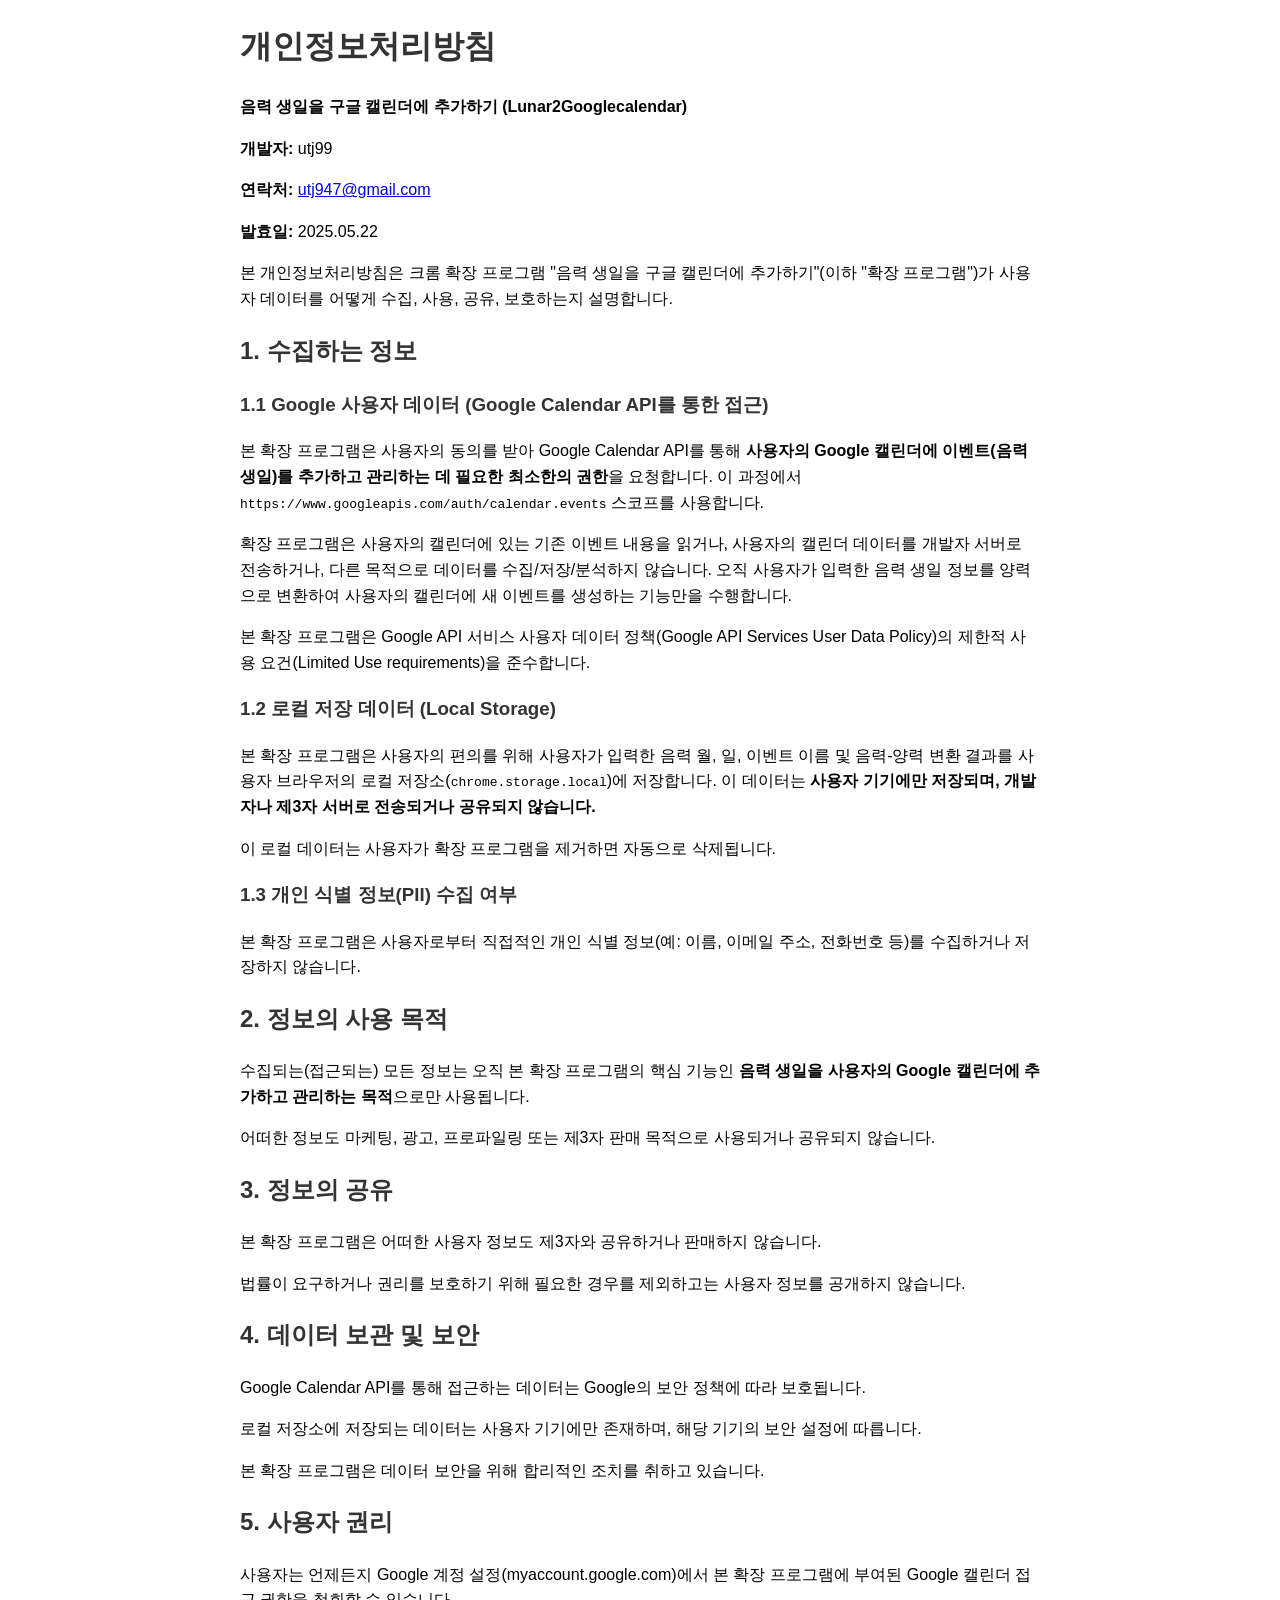
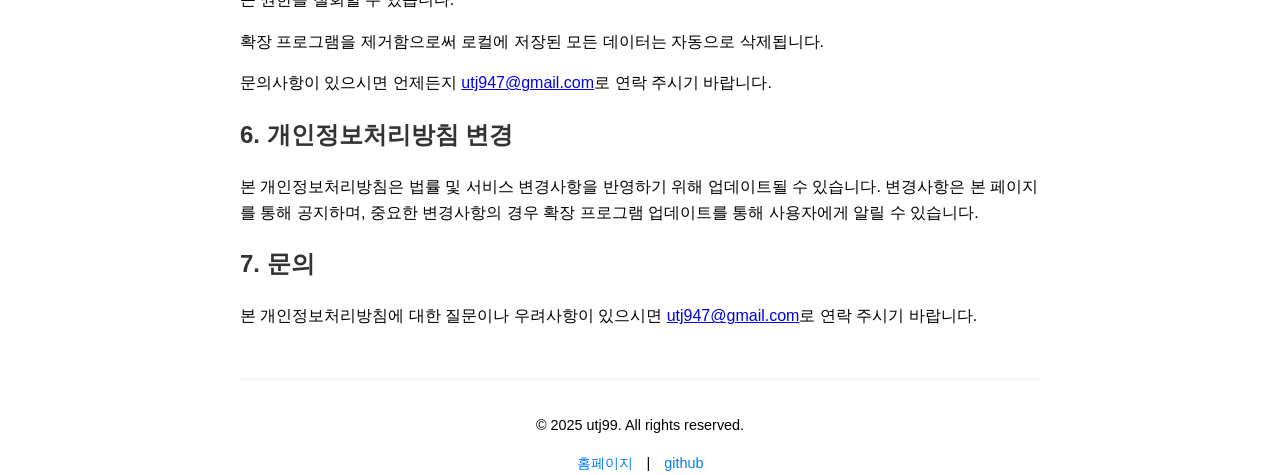
<file: L2Gprivacy/index.html>
<!DOCTYPE html>
<html lang="ko">
<head>
    <meta charset="UTF-8">
    <meta name="viewport" content="width=device-width, initial-scale=1.0">
    <title>개인정보처리방침 - 음력 생일을 구글 캘린더에 추가하기</title>
    <style>
        body { font-family: Arial, sans-serif; line-height: 1.6; margin: 20px; max-width: 800px; margin: auto; }
        h1, h2, h3 { color: #333; }
        .footer { margin-top: 50px; border-top: 1px solid #eee; padding-top: 20px; font-size: 0.9em; text-align: center; }
        .footer a { margin: 0 10px; text-decoration: none; color: #007bff; }
    </style>
</head>
<body>
    <h1>개인정보처리방침</h1>
    <p><strong>음력 생일을 구글 캘린더에 추가하기 (Lunar2Googlecalendar)</strong></p>
    <p><strong>개발자:</strong> utj99</p>
    <p><strong>연락처:</strong> <a href="utj947@google.com">utj947@gmail.com</a></p>
    <p><strong>발효일:</strong> 2025.05.22</p>

    <p>본 개인정보처리방침은 크롬 확장 프로그램 "음력 생일을 구글 캘린더에 추가하기"(이하 "확장 프로그램")가 사용자 데이터를 어떻게 수집, 사용, 공유, 보호하는지 설명합니다.</p>

    <h2>1. 수집하는 정보</h2>
    <h3>1.1 Google 사용자 데이터 (Google Calendar API를 통한 접근)</h3>
    <p>본 확장 프로그램은 사용자의 동의를 받아 Google Calendar API를 통해 <strong>사용자의 Google 캘린더에 이벤트(음력 생일)를 추가하고 관리하는 데 필요한 최소한의 권한</strong>을 요청합니다. 이 과정에서 <code>https://www.googleapis.com/auth/calendar.events</code> 스코프를 사용합니다.</p>
    <p>확장 프로그램은 사용자의 캘린더에 있는 기존 이벤트 내용을 읽거나, 사용자의 캘린더 데이터를 개발자 서버로 전송하거나, 다른 목적으로 데이터를 수집/저장/분석하지 않습니다. 오직 사용자가 입력한 음력 생일 정보를 양력으로 변환하여 사용자의 캘린더에 새 이벤트를 생성하는 기능만을 수행합니다.</p>
    <p>본 확장 프로그램은 Google API 서비스 사용자 데이터 정책(Google API Services User Data Policy)의 제한적 사용 요건(Limited Use requirements)을 준수합니다.</p>

    <h3>1.2 로컬 저장 데이터 (Local Storage)</h3>
    <p>본 확장 프로그램은 사용자의 편의를 위해 사용자가 입력한 음력 월, 일, 이벤트 이름 및 음력-양력 변환 결과를 사용자 브라우저의 로컬 저장소(<code>chrome.storage.local</code>)에 저장합니다. 이 데이터는 <strong>사용자 기기에만 저장되며, 개발자나 제3자 서버로 전송되거나 공유되지 않습니다.</strong></p>
    <p>이 로컬 데이터는 사용자가 확장 프로그램을 제거하면 자동으로 삭제됩니다.</p>

    <h3>1.3 개인 식별 정보(PII) 수집 여부</h3>
    <p>본 확장 프로그램은 사용자로부터 직접적인 개인 식별 정보(예: 이름, 이메일 주소, 전화번호 등)를 수집하거나 저장하지 않습니다.</p>

    <h2>2. 정보의 사용 목적</h2>
    <p>수집되는(접근되는) 모든 정보는 오직 본 확장 프로그램의 핵심 기능인 <strong>음력 생일을 사용자의 Google 캘린더에 추가하고 관리하는 목적</strong>으로만 사용됩니다.</p>
    <p>어떠한 정보도 마케팅, 광고, 프로파일링 또는 제3자 판매 목적으로 사용되거나 공유되지 않습니다.</p>

    <h2>3. 정보의 공유</h2>
    <p>본 확장 프로그램은 어떠한 사용자 정보도 제3자와 공유하거나 판매하지 않습니다.</p>
    <p>법률이 요구하거나 권리를 보호하기 위해 필요한 경우를 제외하고는 사용자 정보를 공개하지 않습니다.</p>

    <h2>4. 데이터 보관 및 보안</h2>
    <p>Google Calendar API를 통해 접근하는 데이터는 Google의 보안 정책에 따라 보호됩니다.</p>
    <p>로컬 저장소에 저장되는 데이터는 사용자 기기에만 존재하며, 해당 기기의 보안 설정에 따릅니다.</p>
    <p>본 확장 프로그램은 데이터 보안을 위해 합리적인 조치를 취하고 있습니다.</p>

    <h2>5. 사용자 권리</h2>
    <p>사용자는 언제든지 Google 계정 설정(myaccount.google.com)에서 본 확장 프로그램에 부여된 Google 캘린더 접근 권한을 철회할 수 있습니다.</p>
    <p>확장 프로그램을 제거함으로써 로컬에 저장된 모든 데이터는 자동으로 삭제됩니다.</p>
    <p>문의사항이 있으시면 언제든지 <a href="mailto:utj947@gmail.com">utj947@gmail.com</a>로 연락 주시기 바랍니다.</p>

    <h2>6. 개인정보처리방침 변경</h2>
    <p>본 개인정보처리방침은 법률 및 서비스 변경사항을 반영하기 위해 업데이트될 수 있습니다. 변경사항은 본 페이지를 통해 공지하며, 중요한 변경사항의 경우 확장 프로그램 업데이트를 통해 사용자에게 알릴 수 있습니다.</p>

    <h2>7. 문의</h2>
    <p>본 개인정보처리방침에 대한 질문이나 우려사항이 있으시면 <a href="utj947@gmail.com">utj947@gmail.com</a>로 연락 주시기 바랍니다.</p>

    <div class="footer">
        <p>&copy; 2025 utj99. All rights reserved.</p>
        <a href="https://utj947.github.io/Lunar2Googlecalendar/">홈페이지</a> | <a href="https://github.com/utj947/utj947.github.io/tree/main/Lunar2Googlecalendar">github</a>
    </div>
</body>
</html>
</file>
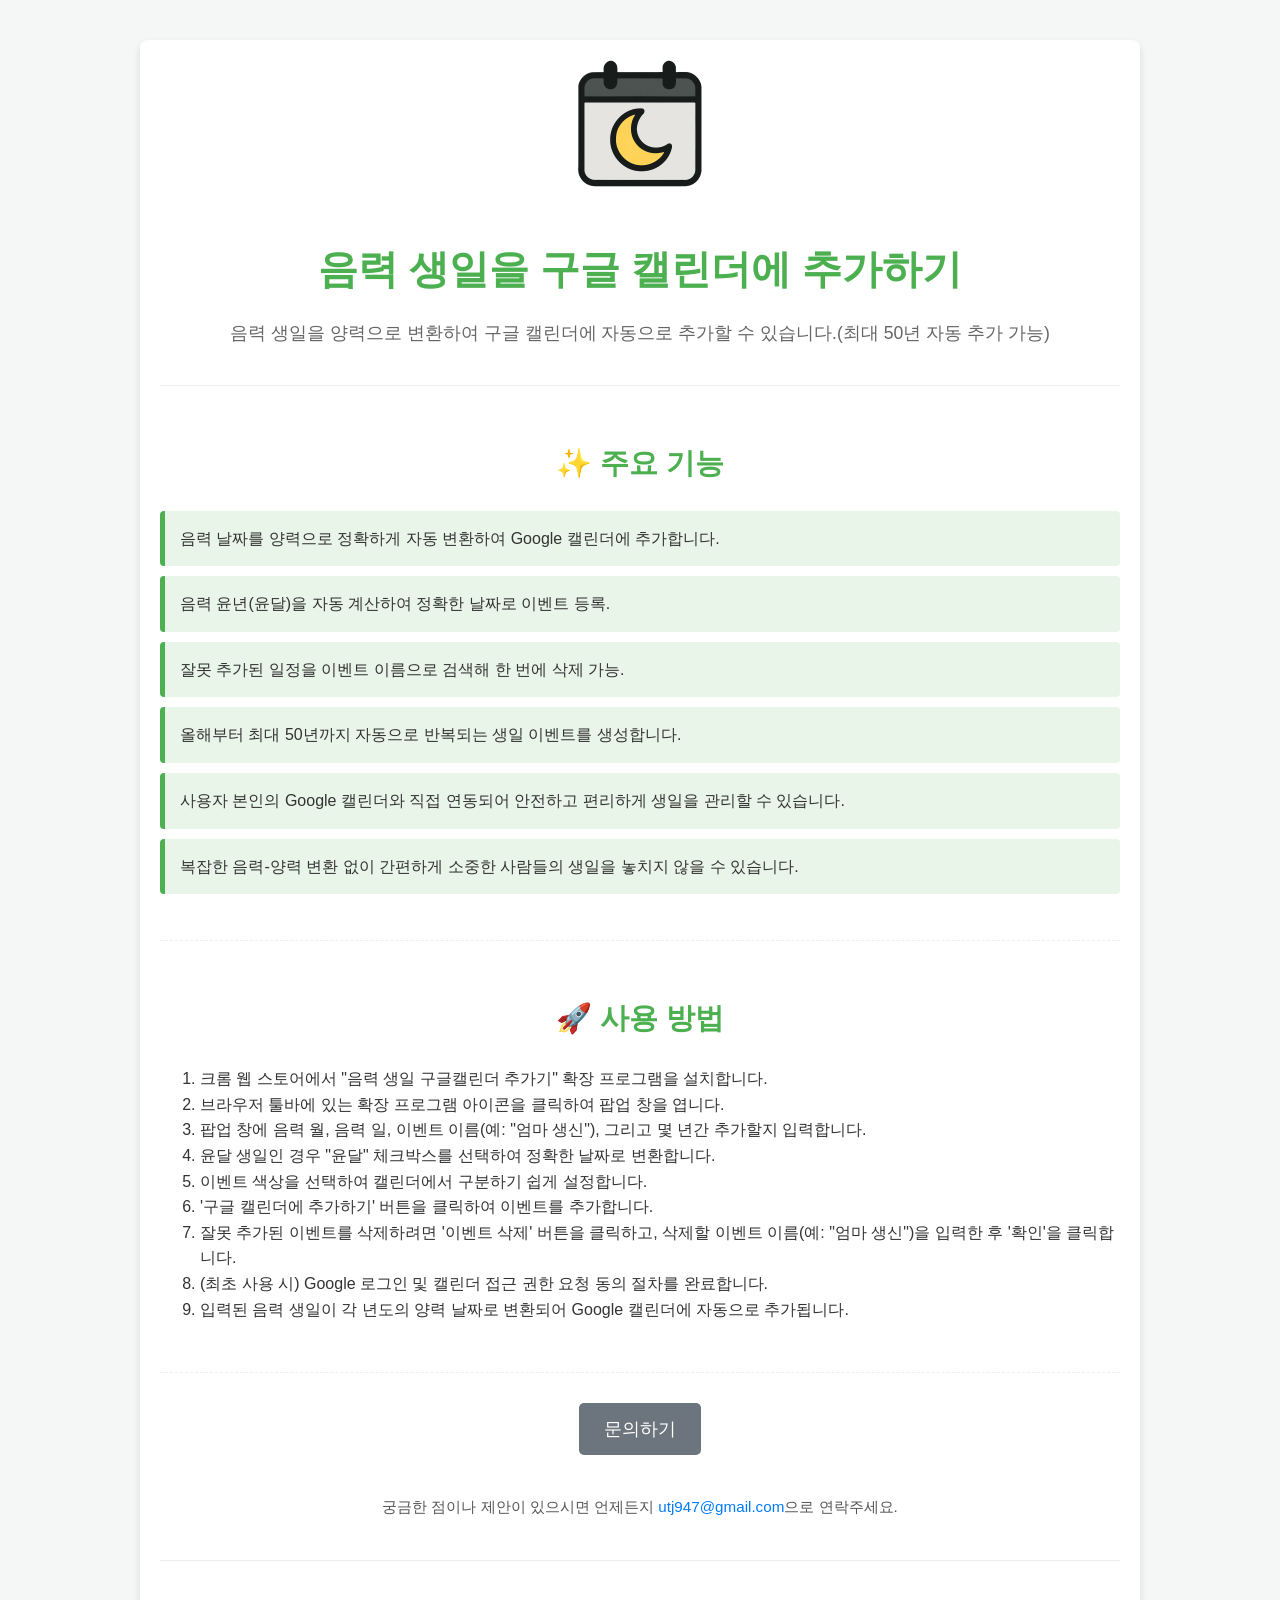
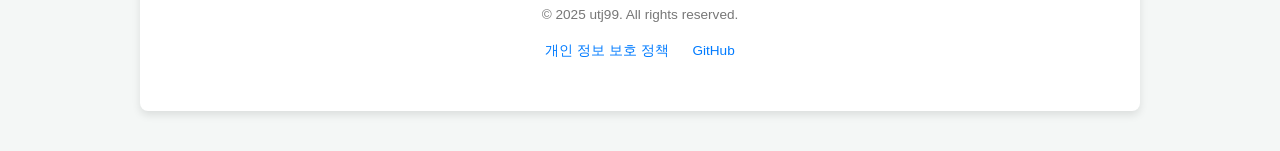
<file: Lunar2Googlecalendar/index.html>
<!DOCTYPE html>
<html lang="ko">
<head>
    <meta charset="UTF-8">
    <meta name="viewport" content="width=device-width, initial-scale=1.0">
    <title>음력 생일을 구글 캘린더에 추가하기 - Lunar2Googlecalendar</title>
    <style>
        body { 
            font-family: 'Segoe UI', Tahoma, Geneva, Verdana, sans-serif; 
            line-height: 1.6; 
            margin: 0; 
            padding: 0; 
            background-color: #f4f7f6; 
            color: #333; 
        }
        .container {
            max-width: 960px;
            margin: 40px auto;
            padding: 20px;
            background-color: #ffffff;
            box-shadow: 0 4px 8px rgba(0,0,0,0.1);
            border-radius: 8px;
        }
        header {
            text-align: center;
            padding-bottom: 20px;
            border-bottom: 1px solid #eee;
        }
        header h1 {
            color: #4CAF50;
            font-size: 2.5em;
            margin-bottom: 10px;
        }
        header p {
            font-size: 1.1em;
            color: #666;
        }
        .app-logo {
            width: 128px; /* 로고 크기 128x128px 유지 */
            height: 128px;
            margin-bottom: 15px;
            object-fit: contain; /* 이미지 비율 유지 */
        }
        .section {
            padding: 30px 0;
            border-bottom: 1px dashed #eee;
        }
        .section:last-of-type {
            border-bottom: none;
        }
        h2 {
            color: #4CAF50;
            text-align: center;
            margin-bottom: 25px;
            font-size: 1.8em;
        }
        ul {
            list-style: none;
            padding: 0;
        }
        ul li {
            background: #e9f5e9;
            margin-bottom: 10px;
            padding: 15px;
            border-left: 5px solid #4CAF50;
            border-radius: 4px;
        }
        .button-group {
            text-align: center;
            margin-top: 30px;
        }
        .button {
            display: inline-block;
            padding: 12px 25px;
            background-color: #007bff;
            color: white;
            text-decoration: none;
            border-radius: 5px;
            font-size: 1.1em;
            transition: background-color 0.3s ease;
        }
        .button:hover {
            background-color: #0056b3;
        }
        .contact {
            text-align: center;
            margin-top: 40px;
            font-size: 0.95em;
            color: #555;
        }
        .contact a {
            color: #007bff;
            text-decoration: none;
        }
        footer {
            text-align: center;
            padding: 30px 0;
            margin-top: 40px;
            border-top: 1px solid #eee;
            font-size: 0.85em;
            color: #777;
        }
        footer a {
            color: #007bff;
            text-decoration: none;
            margin: 0 10px;
        }
        .screenshot {
            text-align: center;
            margin-top: 20px;
        }
        .screenshot img {
            max-width: 100%;
            height: auto;
            border: 1px solid #ddd;
            border-radius: 5px;
            box-shadow: 0 2px 4px rgba(0,0,0,0.08);
        }
    </style>
</head>
<body>
    <div class="container">
        <header>
            <img src="./icons/icon128.png" alt="Lunar2Googlecalendar 로고 - 음력 생일 캘린더 아이콘" class="app-logo">
            <h1>음력 생일을 구글 캘린더에 추가하기</h1>
            <p>음력 생일을 양력으로 변환하여 구글 캘린더에 자동으로 추가할 수 있습니다.(최대 50년 자동 추가 가능)</p>
        </header>

        <div class="section">
            <h2>✨ 주요 기능</h2>
            <ul>
            <li>음력 날짜를 양력으로 정확하게 자동 변환하여 Google 캘린더에 추가합니다.</li>
            <li>음력 윤년(윤달)을 자동 계산하여 정확한 날짜로 이벤트 등록.</li>
            <li>잘못 추가된 일정을 이벤트 이름으로 검색해 한 번에 삭제 가능.</li>
            <li>올해부터 최대 50년까지 자동으로 반복되는 생일 이벤트를 생성합니다.</li>
            <li>사용자 본인의 Google 캘린더와 직접 연동되어 안전하고 편리하게 생일을 관리할 수 있습니다.</li>
            <li>복잡한 음력-양력 변환 없이 간편하게 소중한 사람들의 생일을 놓치지 않을 수 있습니다.</li>
            </ul>
        </div>

        <div class="section">
            <h2>🚀 사용 방법</h2>
            <ol>
            <li>크롬 웹 스토어에서 "음력 생일 구글캘린더 추가기" 확장 프로그램을 설치합니다.</li>
            <li>브라우저 툴바에 있는 확장 프로그램 아이콘을 클릭하여 팝업 창을 엽니다.</li>
            <li>팝업 창에 음력 월, 음력 일, 이벤트 이름(예: "엄마 생신"), 그리고 몇 년간 추가할지 입력합니다.</li>
            <li>윤달 생일인 경우 "윤달" 체크박스를 선택하여 정확한 날짜로 변환합니다.</li>
            <li>이벤트 색상을 선택하여 캘린더에서 구분하기 쉽게 설정합니다.</li>
            <li>'구글 캘린더에 추가하기' 버튼을 클릭하여 이벤트를 추가합니다.</li>
            <li>잘못 추가된 이벤트를 삭제하려면 '이벤트 삭제' 버튼을 클릭하고, 삭제할 이벤트 이름(예: "엄마 생신")을 입력한 후 '확인'을 클릭합니다.</li>
            <li>(최초 사용 시) Google 로그인 및 캘린더 접근 권한 요청 동의 절차를 완료합니다.</li>
            <li>입력된 음력 생일이 각 년도의 양력 날짜로 변환되어 Google 캘린더에 자동으로 추가됩니다.</li>
            </ol>
            <div class="screenshot">
                <!-- 스크린샷 이미지가 있으면 여기에 추가 -->
                <!-- 예: <img src="./images/screenshot.png" alt="확장 프로그램 사용 예시"> -->
            </div>
        </div>

        <div class="button-group">
            <a href="mailto:utj947@gmail.com" class="button" style="background-color: #6c757d;" target="_blank">문의하기</a>
        </div>

        <div class="contact">
            <p>궁금한 점이나 제안이 있으시면 언제든지 <a href="mailto:utj947@gmail.com">utj947@gmail.com</a>으로 연락주세요.</p>
        </div>

        <footer>
            <p>© 2025 utj99. All rights reserved.</p>
            <a href="https://utj947.github.io/L2Gprivacy/" target="_blank">개인 정보 보호 정책</a>
            <a href="https://github.com/utj947/utj947.github.io/tree/main/Lunar2Googlecalendar" target="_blank">GitHub</a>
        </footer>
    </div>
</body>
</html>
</file>
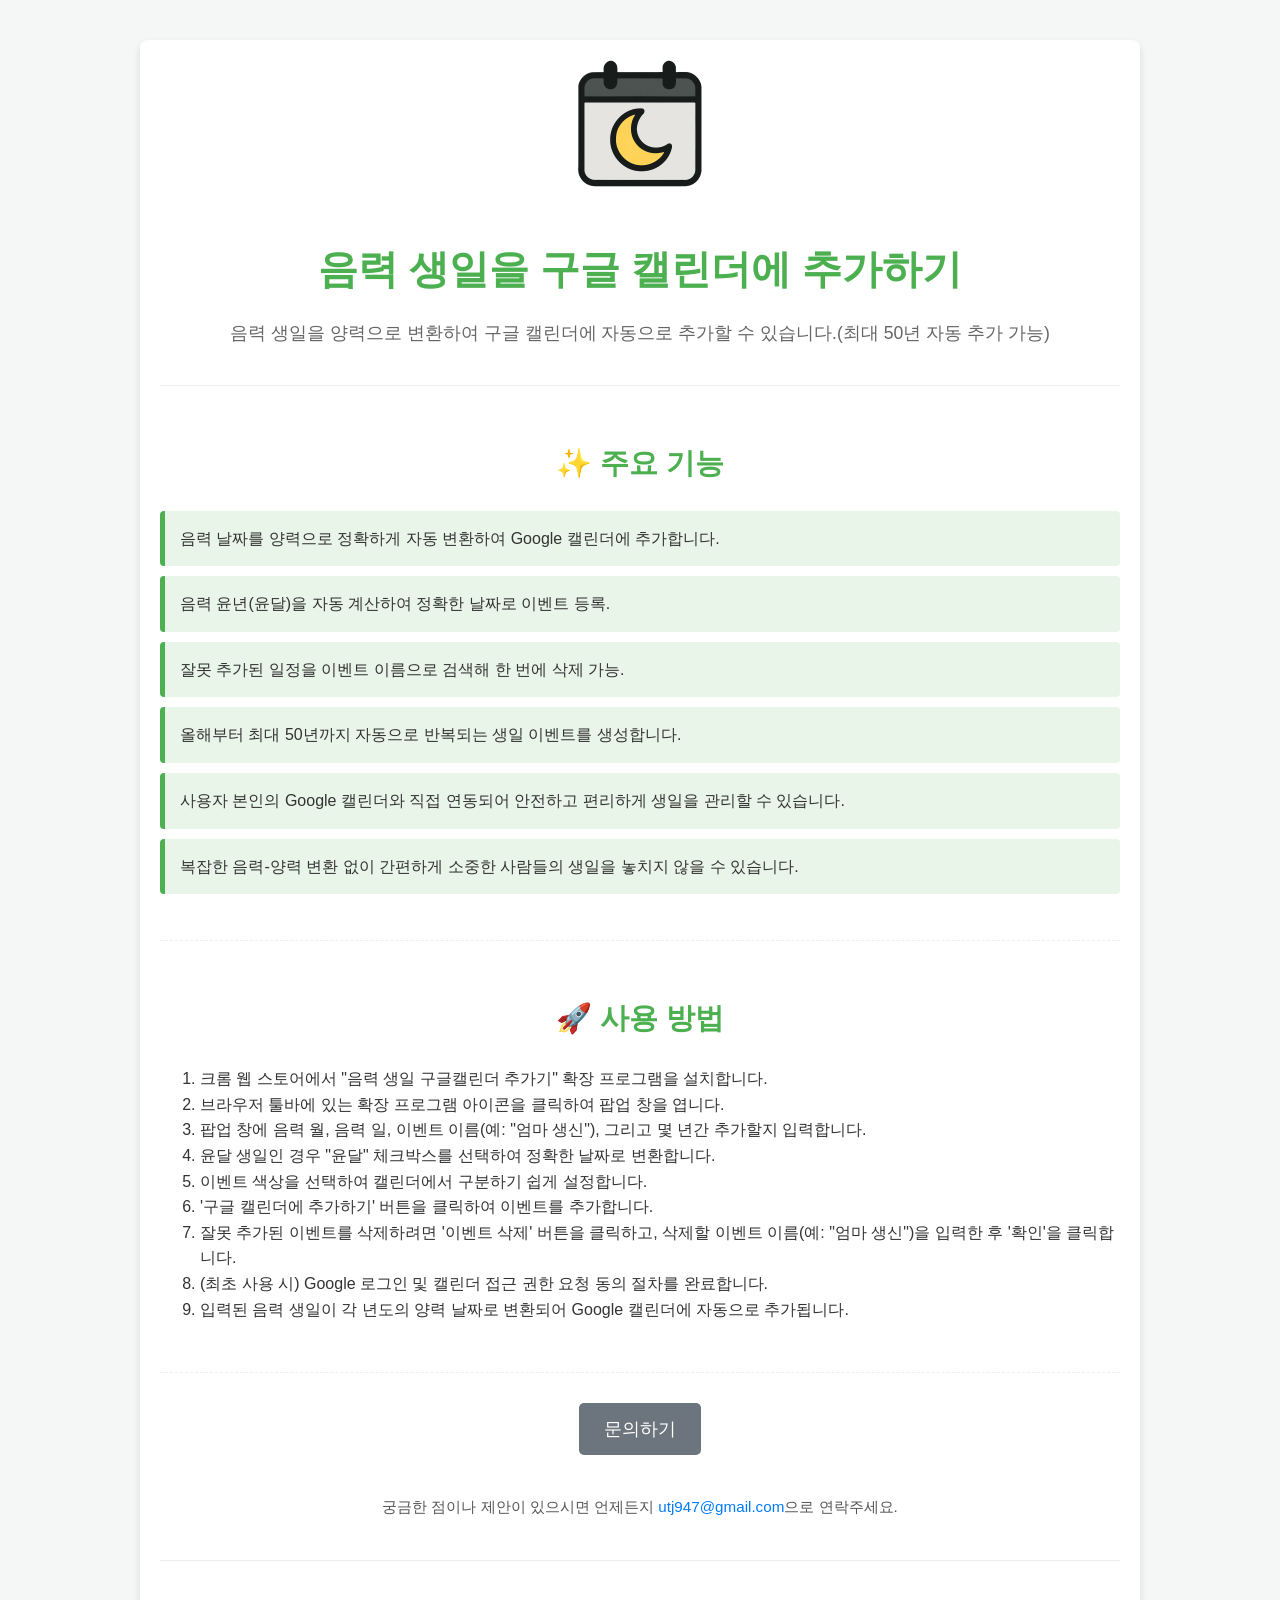
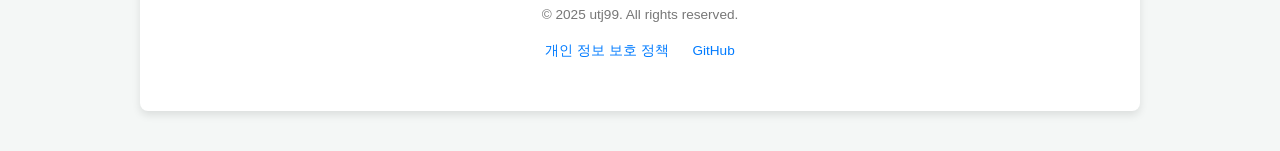
<file: Lunar2Googlecalender/index.html>
<!DOCTYPE html>
<html lang="ko">
<head>
    <meta charset="UTF-8">
    <meta name="viewport" content="width=device-width, initial-scale=1.0">
    <title>음력 생일을 구글 캘린더에 추가하기 - Lunar2GoogleCalender</title>
    <style>
        body { 
            font-family: 'Segoe UI', Tahoma, Geneva, Verdana, sans-serif; 
            line-height: 1.6; 
            margin: 0; 
            padding: 0; 
            background-color: #f4f7f6; 
            color: #333; 
        }
        .container {
            max-width: 960px;
            margin: 40px auto;
            padding: 20px;
            background-color: #ffffff;
            box-shadow: 0 4px 8px rgba(0,0,0,0.1);
            border-radius: 8px;
        }
        header {
            text-align: center;
            padding-bottom: 20px;
            border-bottom: 1px solid #eee;
        }
        header h1 {
            color: #4CAF50;
            font-size: 2.5em;
            margin-bottom: 10px;
        }
        header p {
            font-size: 1.1em;
            color: #666;
        }
        .app-logo {
            width: 128px; /* 로고 크기 128x128px 유지 */
            height: 128px;
            margin-bottom: 15px;
            object-fit: contain; /* 이미지 비율 유지 */
        }
        .section {
            padding: 30px 0;
            border-bottom: 1px dashed #eee;
        }
        .section:last-of-type {
            border-bottom: none;
        }
        h2 {
            color: #4CAF50;
            text-align: center;
            margin-bottom: 25px;
            font-size: 1.8em;
        }
        ul {
            list-style: none;
            padding: 0;
        }
        ul li {
            background: #e9f5e9;
            margin-bottom: 10px;
            padding: 15px;
            border-left: 5px solid #4CAF50;
            border-radius: 4px;
        }
        .button-group {
            text-align: center;
            margin-top: 30px;
        }
        .button {
            display: inline-block;
            padding: 12px 25px;
            background-color: #007bff;
            color: white;
            text-decoration: none;
            border-radius: 5px;
            font-size: 1.1em;
            transition: background-color 0.3s ease;
        }
        .button:hover {
            background-color: #0056b3;
        }
        .contact {
            text-align: center;
            margin-top: 40px;
            font-size: 0.95em;
            color: #555;
        }
        .contact a {
            color: #007bff;
            text-decoration: none;
        }
        footer {
            text-align: center;
            padding: 30px 0;
            margin-top: 40px;
            border-top: 1px solid #eee;
            font-size: 0.85em;
            color: #777;
        }
        footer a {
            color: #007bff;
            text-decoration: none;
            margin: 0 10px;
        }
        .screenshot {
            text-align: center;
            margin-top: 20px;
        }
        .screenshot img {
            max-width: 100%;
            height: auto;
            border: 1px solid #ddd;
            border-radius: 5px;
            box-shadow: 0 2px 4px rgba(0,0,0,0.08);
        }
    </style>
</head>
<body>
    <div class="container">
        <header>
            <img src="./icons/icon128.png" alt="Lunar2GoogleCalender 로고 - 음력 생일 캘린더 아이콘" class="app-logo">
            <h1>음력 생일을 구글 캘린더에 추가하기</h1>
            <p>음력 생일을 양력으로 변환하여 구글 캘린더에 자동으로 추가할 수 있습니다.(최대 50년 자동 추가 가능)</p>
        </header>

        <div class="section">
            <h2>✨ 주요 기능</h2>
            <ul>
            <li>음력 날짜를 양력으로 정확하게 자동 변환하여 Google 캘린더에 추가합니다.</li>
            <li>음력 윤년(윤달)을 자동 계산하여 정확한 날짜로 이벤트 등록.</li>
            <li>잘못 추가된 일정을 이벤트 이름으로 검색해 한 번에 삭제 가능.</li>
            <li>올해부터 최대 50년까지 자동으로 반복되는 생일 이벤트를 생성합니다.</li>
            <li>사용자 본인의 Google 캘린더와 직접 연동되어 안전하고 편리하게 생일을 관리할 수 있습니다.</li>
            <li>복잡한 음력-양력 변환 없이 간편하게 소중한 사람들의 생일을 놓치지 않을 수 있습니다.</li>
            </ul>
        </div>

        <div class="section">
            <h2>🚀 사용 방법</h2>
            <ol>
            <li>크롬 웹 스토어에서 "음력 생일 구글캘린더 추가기" 확장 프로그램을 설치합니다.</li>
            <li>브라우저 툴바에 있는 확장 프로그램 아이콘을 클릭하여 팝업 창을 엽니다.</li>
            <li>팝업 창에 음력 월, 음력 일, 이벤트 이름(예: "엄마 생신"), 그리고 몇 년간 추가할지 입력합니다.</li>
            <li>윤달 생일인 경우 "윤달" 체크박스를 선택하여 정확한 날짜로 변환합니다.</li>
            <li>이벤트 색상을 선택하여 캘린더에서 구분하기 쉽게 설정합니다.</li>
            <li>'구글 캘린더에 추가하기' 버튼을 클릭하여 이벤트를 추가합니다.</li>
            <li>잘못 추가된 이벤트를 삭제하려면 '이벤트 삭제' 버튼을 클릭하고, 삭제할 이벤트 이름(예: "엄마 생신")을 입력한 후 '확인'을 클릭합니다.</li>
            <li>(최초 사용 시) Google 로그인 및 캘린더 접근 권한 요청 동의 절차를 완료합니다.</li>
            <li>입력된 음력 생일이 각 년도의 양력 날짜로 변환되어 Google 캘린더에 자동으로 추가됩니다.</li>
            </ol>
            <div class="screenshot">
                <!-- 스크린샷 이미지가 있으면 여기에 추가 -->
                <!-- 예: <img src="./images/screenshot.png" alt="확장 프로그램 사용 예시"> -->
            </div>
        </div>

        <div class="button-group">
            <a href="mailto:utj947@gmail.com" class="button" style="background-color: #6c757d;" target="_blank">문의하기</a>
        </div>

        <div class="contact">
            <p>궁금한 점이나 제안이 있으시면 언제든지 <a href="mailto:utj947@gmail.com">utj947@gmail.com</a>으로 연락주세요.</p>
        </div>

        <footer>
            <p>© 2025 utj99. All rights reserved.</p>
            <a href="https://utj947.github.io/L2Gprivacy/" target="_blank">개인 정보 보호 정책</a>
            <a href="https://github.com/utj947/utj947.github.io/tree/main/Lunar2Googlecalender" target="_blank">GitHub</a>
        </footer>
    </div>
</body>
</html>
</file>
